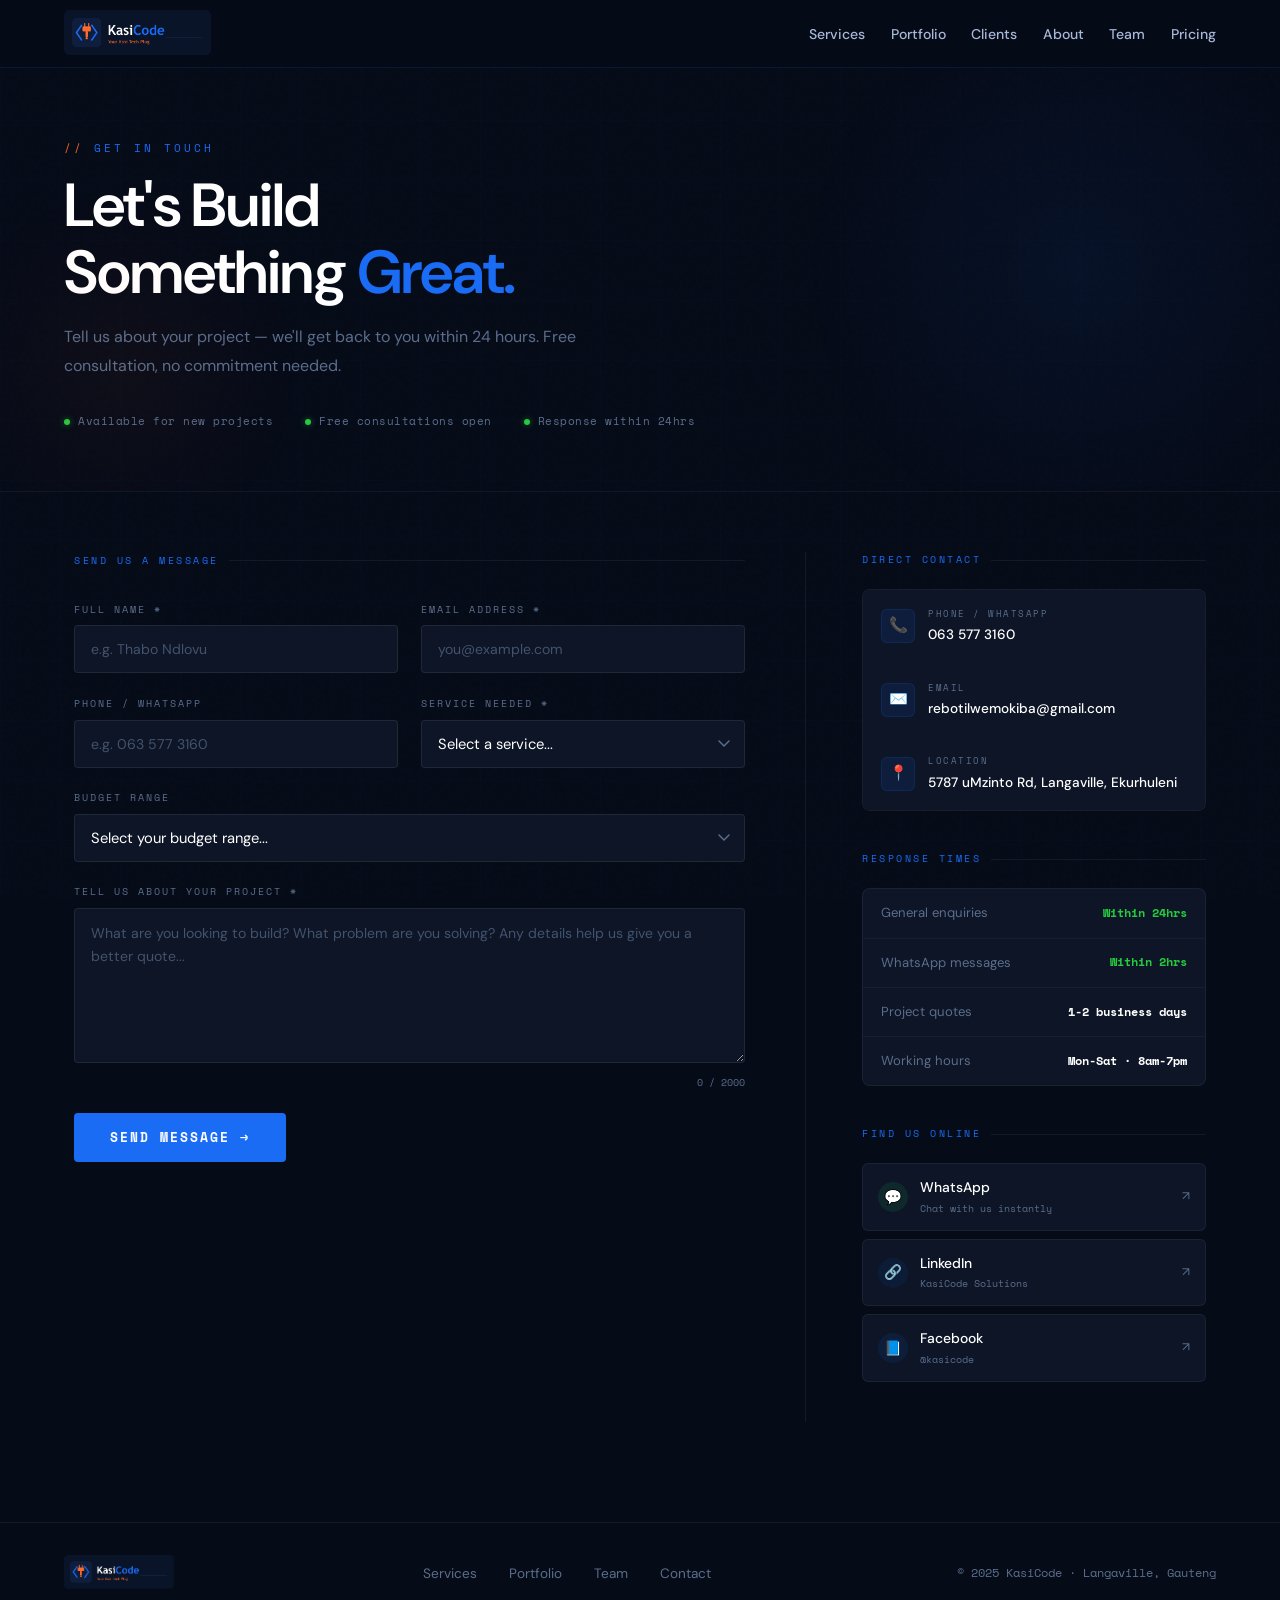
<file: contact.html>
<!DOCTYPE html>
<html lang="en">

<head>
  <meta charset="utf-8">
  <meta name="viewport" content="width=device-width, initial-scale=1">
  <title>Contact — KasiCode</title>
  <link rel="preconnect" href="https://fonts.googleapis.com">
  <link rel="preconnect" href="https://fonts.gstatic.com" crossorigin>
  <link
    href="https://fonts.googleapis.com/css2?family=Space+Mono:wght@400;700&family=DM+Sans:wght@300;400;500;600&display=swap"
    rel="stylesheet">
  <style>
    *,
    *::before,
    *::after {
      box-sizing: border-box;
      margin: 0;
      padding: 0;
    }

    :root {
      --navy: #060B18;
      --navy-2: #0D1526;
      --navy-3: #12203A;
      --navy-4: #1A2E50;
      --blue: #1A6CF5;
      --blue-light: #3D87FF;
      --orange: #FF6B2B;
      --white: #FFFFFF;
      --gray-2: #A8B8D8;
      --gray-3: #5A6E8C;
      --mono: 'Space Mono', monospace;
      --sans: 'DM Sans', sans-serif;
      --radius: 4px;
      --green: #27C93F;
    }

    html {
      scroll-behavior: smooth
    }

    body {
      background: var(--navy);
      color: var(--gray-2);
      font-family: var(--sans);
      font-size: 16px;
      line-height: 1.7;
      overflow-x: hidden;
      min-height: 100vh
    }

    body::before {
      content: '';
      position: fixed;
      inset: 0;
      background-image: url("data:image/svg+xml,%3Csvg viewBox='0 0 256 256' xmlns='http://www.w3.org/2000/svg'%3E%3Cfilter id='n'%3E%3CfeTurbulence type='fractalNoise' baseFrequency='0.9' numOctaves='4' stitchTiles='stitch'/%3E%3C/filter%3E%3Crect width='100%25' height='100%25' filter='url(%23n)' opacity='0.03'/%3E%3C/svg%3E");
      pointer-events: none;
      z-index: 0;
      opacity: .4
    }

    h1,
    h2,
    h3,
    h4 {
      font-family: var(--sans);
      color: var(--white);
      line-height: 1.2
    }

    /* NAV */
    nav {
      position: fixed;
      top: 0;
      left: 0;
      right: 0;
      z-index: 100;
      display: flex;
      align-items: center;
      justify-content: space-between;
      padding: 0 5%;
      height: 68px;
      background: rgba(6, 11, 24, .95);
      backdrop-filter: blur(20px);
      border-bottom: 1px solid rgba(26, 108, 245, .15)
    }

    .nav-logo {
      display: flex;
      align-items: center;
      line-height: 0;
      text-decoration: none;
    }

    .nav-logo img {
      max-height: 48px;
      width: auto;
      display: block;
    }

    .nav-links {
      display: flex;
      align-items: center;
      gap: 1.6rem;
      list-style: none
    }

    .nav-links a {
      color: var(--gray-2);
      text-decoration: none;
      font-size: .88rem;
      font-weight: 500;
      transition: color .2s
    }

    .nav-links a:hover {
      color: var(--white)
    }

    .btn-nav {
      background: var(--blue);
      border: 1px solid var(--blue);
      color: var(--white);
      padding: 8px 20px;
      font-family: var(--mono);
      font-size: .8rem;
      cursor: pointer;
      transition: all .2s;
      text-decoration: none;
      letter-spacing: .5px;
      border-radius: var(--radius)
    }

    .btn-nav:hover {
      background: var(--blue-light)
    }

    /* Hamburger Menu */
    .hamburger {
      display: none;
      flex-direction: column;
      justify-content: center;
      align-items: center;
      gap: 5px;
      cursor: pointer;
      background: none;
      border: none;
      padding: 8px;
      width: 44px;
      height: 44px;
      z-index: 101;
    }

    .hamburger span {
      display: block;
      width: 24px;
      height: 2px;
      background: var(--gray-2);
      transition: all 0.3s ease;
      border-radius: 2px;
    }

    .hamburger.open span:nth-child(1) {
      transform: translateY(7px) rotate(45deg);
    }

    .hamburger.open span:nth-child(2) {
      opacity: 0;
      transform: translateX(-10px);
    }

    .hamburger.open span:nth-child(3) {
      transform: translateY(-7px) rotate(-45deg);
    }

    /* Mobile Navigation */
    .mobile-nav {
      display: none;
      position: fixed;
      top: 68px;
      left: 0;
      right: 0;
      background: rgba(6, 11, 24, .98);
      backdrop-filter: blur(20px);
      border-bottom: 1px solid rgba(26, 108, 245, .15);
      z-index: 99;
      padding: 1.5rem 5%;
      flex-direction: column;
      gap: 0.5rem;
    }

    .mobile-nav.open {
      display: flex;
    }

    .mobile-nav a {
      color: var(--gray-2);
      text-decoration: none;
      font-size: 1rem;
      font-weight: 500;
      padding: 0.8rem 0;
      border-bottom: 1px solid rgba(255, 255, 255, 0.05);
      transition: color 0.2s;
    }

    .mobile-nav a:hover {
      color: var(--white);
    }

    .mobile-nav a:last-child {
      border-bottom: none;
    }

    .mobile-nav .btn-nav-mobile {
      display: inline-block;
      margin-top: 1rem;
      background: var(--blue);
      color: var(--white);
      padding: 12px 24px;
      font-family: var(--mono);
      font-size: 0.8rem;
      border-radius: var(--radius);
      text-decoration: none;
      text-align: center;
      letter-spacing: 0.5px;
      border: none;
      cursor: pointer;
    }

    .mobile-nav .btn-nav-mobile:hover {
      background: var(--blue-light);
    }

    /* BG */
    .grid-lines {
      position: fixed;
      inset: 0;
      background-image: linear-gradient(rgba(26, 108, 245, .025) 1px, transparent 1px), linear-gradient(90deg, rgba(26, 108, 245, .025) 1px, transparent 1px);
      background-size: 60px 60px;
      pointer-events: none;
      z-index: 0
    }

    /* PAGE */
    .page {
      padding-top: 68px;
      min-height: 100vh;
      position: relative;
      z-index: 1
    }

    /* HERO */
    .contact-hero {
      padding: 70px 5% 60px;
      position: relative;
      border-bottom: 1px solid rgba(255, 255, 255, .05);
      overflow: hidden
    }

    .contact-hero::before {
      content: '';
      position: absolute;
      top: -100px;
      right: -100px;
      width: 600px;
      height: 600px;
      background: radial-gradient(circle, rgba(26, 108, 245, .07) 0%, transparent 65%);
      pointer-events: none
    }

    .contact-hero::after {
      content: '';
      position: absolute;
      bottom: -80px;
      left: -80px;
      width: 400px;
      height: 400px;
      background: radial-gradient(circle, rgba(255, 107, 43, .04) 0%, transparent 65%);
      pointer-events: none
    }

    .hero-eyebrow {
      font-family: var(--mono);
      font-size: .7rem;
      color: var(--blue);
      letter-spacing: 3px;
      text-transform: uppercase;
      margin-bottom: 1rem;
      display: flex;
      align-items: center;
      gap: 10px
    }

    .hero-eyebrow::before {
      content: '//';
      color: var(--orange)
    }

    .contact-hero h1 {
      font-size: clamp(2.2rem, 5vw, 3.8rem);
      font-weight: 600;
      letter-spacing: -1px;
      line-height: 1.1;
      margin-bottom: 1rem;
      position: relative
    }

    .contact-hero h1 em {
      font-style: normal;
      color: var(--blue)
    }

    .contact-hero p {
      font-size: 1rem;
      color: var(--gray-3);
      max-width: 520px;
      line-height: 1.8;
      position: relative
    }

    .hero-meta {
      display: flex;
      gap: 2rem;
      margin-top: 2rem;
      flex-wrap: wrap;
      position: relative
    }

    .hero-meta-item {
      display: flex;
      align-items: center;
      gap: 8px;
      font-family: var(--mono);
      font-size: .68rem;
      color: var(--gray-3);
      letter-spacing: .5px
    }

    .hero-meta-dot {
      width: 6px;
      height: 6px;
      border-radius: 50%;
      background: var(--green);
      box-shadow: 0 0 6px rgba(39, 201, 63, .5);
      flex-shrink: 0
    }

    /* MAIN */
    .contact-main {
      display: grid;
      grid-template-columns: 1fr 400px;
      gap: 0;
      max-width: 1260px;
      margin: 0 auto;
      padding: 60px 5% 100px
    }

    /* FORM SIDE */
    .form-side {
      padding-right: 60px;
      border-right: 1px solid rgba(255, 255, 255, .06)
    }

    .form-section-title {
      font-family: var(--mono);
      font-size: .65rem;
      color: var(--blue);
      letter-spacing: 2.5px;
      text-transform: uppercase;
      margin-bottom: 2rem;
      display: flex;
      align-items: center;
      gap: 10px
    }

    .form-section-title::after {
      content: '';
      flex: 1;
      height: 1px;
      background: rgba(255, 255, 255, .06)
    }

    .contact-form {
      display: flex;
      flex-direction: column;
      gap: 1.4rem
    }

    .form-row {
      display: grid;
      grid-template-columns: 1fr 1fr;
      gap: 1.4rem
    }

    .field {
      display: flex;
      flex-direction: column;
      gap: 7px
    }

    .field label {
      font-family: var(--mono);
      font-size: .62rem;
      color: var(--gray-3);
      letter-spacing: 2px;
      text-transform: uppercase
    }

    .field input,
    .field select,
    .field textarea {
      background: var(--navy-2);
      border: 1px solid rgba(255, 255, 255, .08);
      color: var(--white);
      font-family: var(--sans);
      font-size: .92rem;
      padding: 13px 16px;
      border-radius: var(--radius);
      transition: border-color .2s, box-shadow .2s, background .2s;
      outline: none;
      width: 100%;
      -webkit-appearance: none;
      appearance: none
    }

    .field select {
      cursor: pointer;
      background-image: url("data:image/svg+xml,%3Csvg xmlns='http://www.w3.org/2000/svg' width='12' height='8' viewBox='0 0 12 8'%3E%3Cpath d='M1 1l5 5 5-5' stroke='%235A6E8C' stroke-width='1.5' fill='none' stroke-linecap='round'/%3E%3C/svg%3E");
      background-repeat: no-repeat;
      background-position: right 14px center;
      padding-right: 38px
    }

    .field textarea {
      resize: vertical;
      min-height: 155px;
      line-height: 1.65
    }

    .field input::placeholder,
    .field textarea::placeholder {
      color: rgba(90, 110, 140, .7);
      font-size: .88rem
    }

    .field input:focus,
    .field select:focus,
    .field textarea:focus {
      border-color: rgba(26, 108, 245, .5);
      box-shadow: 0 0 0 3px rgba(26, 108, 245, .08);
      background: rgba(13, 21, 38, .9)
    }

    .field input.err,
    .field select.err,
    .field textarea.err {
      border-color: rgba(226, 75, 74, .5)
    }

    .field-hint {
      font-size: .7rem;
      color: rgba(226, 75, 74, .85);
      display: none;
      font-family: var(--mono);
      letter-spacing: .3px
    }

    .field input.err~.field-hint,
    .field select.err~.field-hint,
    .field textarea.err~.field-hint {
      display: block
    }

    .char-count {
      font-family: var(--mono);
      font-size: .6rem;
      color: var(--gray-3);
      text-align: right;
      margin-top: 4px
    }

    /* SUBMIT */
    .btn-submit {
      background: var(--blue);
      color: var(--white);
      border: none;
      padding: 15px 36px;
      font-family: var(--mono);
      font-size: .8rem;
      font-weight: 700;
      letter-spacing: 2px;
      text-transform: uppercase;
      cursor: pointer;
      border-radius: var(--radius);
      transition: all .25s;
      display: inline-flex;
      align-items: center;
      gap: 10px;
      align-self: flex-start
    }

    .btn-submit:hover:not(:disabled) {
      background: var(--blue-light);
      transform: translateY(-2px);
      box-shadow: 0 12px 30px rgba(26, 108, 245, .35)
    }

    .btn-submit:disabled {
      opacity: .6;
      cursor: not-allowed;
      transform: none;
      box-shadow: none
    }

    .spinner {
      width: 15px;
      height: 15px;
      border: 2px solid rgba(255, 255, 255, .3);
      border-top-color: white;
      border-radius: 50%;
      animation: spin .7s linear infinite;
      display: none;
      flex-shrink: 0
    }

    .btn-submit.loading .spinner {
      display: block
    }

    @keyframes spin {
      to {
        transform: rotate(360deg)
      }
    }

    /* BANNERS */
    .success-banner {
      display: none;
      background: rgba(39, 201, 63, .06);
      border: 1px solid rgba(39, 201, 63, .2);
      border-radius: 8px;
      padding: 22px 24px;
      margin-bottom: 1.5rem
    }

    .success-banner.show {
      display: flex;
      align-items: flex-start;
      gap: 14px
    }

    .success-icon {
      width: 24px;
      height: 24px;
      border-radius: 50%;
      background: rgba(39, 201, 63, .15);
      display: flex;
      align-items: center;
      justify-content: center;
      flex-shrink: 0;
      font-size: .8rem;
      color: var(--green);
      font-weight: 700;
      margin-top: 1px
    }

    .success-title {
      font-weight: 600;
      color: var(--white);
      font-size: .95rem;
      margin-bottom: 4px
    }

    .success-sub {
      font-size: .82rem;
      color: var(--gray-3)
    }

    .error-banner {
      display: none;
      background: rgba(226, 75, 74, .06);
      border: 1px solid rgba(226, 75, 74, .2);
      border-radius: 8px;
      padding: 14px 18px;
      font-size: .83rem;
      color: rgba(226, 75, 74, .9);
      margin-bottom: 1rem
    }

    .error-banner.show {
      display: block
    }

    /* INFO SIDE */
    .info-side {
      padding-left: 56px
    }

    .info-block {
      margin-bottom: 2.5rem
    }

    .info-label {
      font-family: var(--mono);
      font-size: .62rem;
      color: var(--blue);
      letter-spacing: 2.5px;
      text-transform: uppercase;
      margin-bottom: 1.25rem;
      display: flex;
      align-items: center;
      gap: 10px
    }

    .info-label::after {
      content: '';
      flex: 1;
      height: 1px;
      background: rgba(255, 255, 255, .06)
    }

    /* Contact cards */
    .contact-cards {
      display: flex;
      flex-direction: column;
      gap: 1px;
      background: rgba(255, 255, 255, .04);
      border: 1px solid rgba(255, 255, 255, .04);
      border-radius: 8px;
      overflow: hidden
    }

    .contact-card {
      background: var(--navy-2);
      padding: 16px 18px;
      display: flex;
      align-items: center;
      gap: 13px;
      transition: background .2s;
      text-decoration: none;
      position: relative
    }

    .contact-card:hover {
      background: var(--navy-3)
    }

    .contact-card:hover .cc-bar {
      width: 100%
    }

    .cc-bar {
      position: absolute;
      top: 0;
      left: 0;
      height: 2px;
      width: 0;
      background: var(--blue);
      transition: width .3s ease
    }

    .cc-icon {
      width: 34px;
      height: 34px;
      border-radius: 6px;
      background: rgba(26, 108, 245, .1);
      border: 1px solid rgba(26, 108, 245, .15);
      display: flex;
      align-items: center;
      justify-content: center;
      flex-shrink: 0;
      font-size: .95rem
    }

    .cc-type {
      font-family: var(--mono);
      font-size: .58rem;
      color: var(--gray-3);
      letter-spacing: 1.5px;
      text-transform: uppercase;
      margin-bottom: 2px
    }

    .cc-value {
      font-size: .85rem;
      font-weight: 500;
      color: var(--white)
    }

    /* Response times */
    .response-box {
      background: var(--navy-2);
      border: 1px solid rgba(255, 255, 255, .06);
      border-radius: 8px;
      overflow: hidden
    }

    .response-item {
      display: flex;
      align-items: center;
      justify-content: space-between;
      padding: 13px 18px;
      border-bottom: 1px solid rgba(255, 255, 255, .04)
    }

    .response-item:last-child {
      border-bottom: none
    }

    .response-label {
      font-size: .82rem;
      color: var(--gray-3)
    }

    .response-val {
      font-family: var(--mono);
      font-size: .75rem;
      color: var(--white);
      font-weight: 700
    }

    .response-val.green {
      color: var(--green)
    }

    /* Social */
    .social-links {
      display: flex;
      flex-direction: column;
      gap: 8px
    }

    .social-link {
      display: flex;
      align-items: center;
      gap: 12px;
      padding: 12px 15px;
      background: var(--navy-2);
      border: 1px solid rgba(255, 255, 255, .06);
      border-radius: 6px;
      text-decoration: none;
      transition: border-color .2s, background .2s
    }

    .social-link:hover {
      border-color: rgba(26, 108, 245, .3);
      background: var(--navy-3)
    }

    .social-icon {
      width: 30px;
      height: 30px;
      border-radius: 50%;
      display: flex;
      align-items: center;
      justify-content: center;
      font-size: .9rem;
      flex-shrink: 0
    }

    .social-icon.wa {
      background: rgba(37, 211, 102, .1)
    }

    .social-icon.li {
      background: rgba(10, 102, 194, .1)
    }

    .social-icon.fb {
      background: rgba(24, 119, 242, .1)
    }

    .social-name {
      font-size: .87rem;
      color: var(--white);
      font-weight: 500
    }

    .social-handle {
      font-family: var(--mono);
      font-size: .62rem;
      color: var(--gray-3);
      margin-top: 1px
    }

    .social-arrow {
      margin-left: auto;
      color: var(--gray-3);
      font-size: .78rem
    }

    /* FOOTER */
    footer {
      padding: 32px 5%;
      border-top: 1px solid rgba(255, 255, 255, .06);
      display: flex;
      align-items: center;
      justify-content: space-between;
      flex-wrap: wrap;
      gap: 1rem;
      position: relative;
      z-index: 1
    }

    .footer-logo {
      display: flex;
      align-items: center;
      text-decoration: none;
    }

    .footer-logo img {
      max-height: 36px;
      width: auto;
    }

    .footer-links {
      display: flex;
      gap: 2rem;
      list-style: none
    }

    .footer-links a {
      font-size: .85rem;
      color: var(--gray-3);
      text-decoration: none;
      transition: color .2s
    }

    .footer-links a:hover {
      color: var(--white)
    }

    .footer-copy {
      font-family: var(--mono);
      font-size: .72rem;
      color: var(--gray-3)
    }

    /* ANIMATIONS */
    @keyframes fadeUp {
      from {
        opacity: 0;
        transform: translateY(22px)
      }

      to {
        opacity: 1;
        transform: translateY(0)
      }
    }

    .fade-up {
      animation: fadeUp .55s ease forwards;
      opacity: 0
    }

    .d1 {
      animation-delay: .07s
    }

    .d2 {
      animation-delay: .15s
    }

    .d3 {
      animation-delay: .23s
    }

    /* RESPONSIVE */
    @media(max-width:1000px) {
      .contact-main {
        grid-template-columns: 1fr;
        gap: 0
      }

      .form-side {
        padding-right: 0;
        border-right: none;
        border-bottom: 1px solid rgba(255, 255, 255, .06);
        padding-bottom: 60px;
        margin-bottom: 60px
      }

      .info-side {
        padding-left: 0
      }

      .form-row {
        grid-template-columns: 1fr
      }

      .nav-links {
        display: none !important;
      }

      .hamburger {
        display: flex !important;
      }
    }

    @media(max-width:600px) {
      .contact-hero {
        padding: 50px 5% 40px
      }

      .hero-meta {
        gap: 1rem;
        flex-direction: column
      }

      footer {
        flex-direction: column;
        align-items: flex-start
      }

      .footer-links {
        flex-wrap: wrap;
        gap: 1rem
      }
    }
  </style>
</head>

<body>

  <div class="grid-lines"></div>

  <nav>
    <a href="index.html" class="nav-logo">
      <img src="images/logo1.png" alt="KasiCode Logo" style="height: 48px; width: auto; display: block;">
    </a>
    <ul class="nav-links">
      <li><a href="index.html#services">Services</a></li>
      <li><a href="index.html#portfolio">Portfolio</a></li>
      <li><a href="index.html#clients">Clients</a></li>
      <li><a href="index.html#about">About</a></li>
      <li><a href="index.html#team">Team</a></li>
      <li><a href="index.html#pricing">Pricing</a></li>
    </ul>
    <button class="hamburger" id="hamburger" aria-label="Menu" aria-expanded="false">
      <span></span>
      <span></span>
      <span></span>
    </button>
  </nav>

  <!-- Mobile Navigation Menu -->
  <div class="mobile-nav" id="mobile-nav">
    <a href="index.html#services">Services</a>
    <a href="index.html#portfolio">Portfolio</a>
    <a href="index.html#clients">Clients</a>
    <a href="index.html#about">About</a>
    <a href="index.html#team">Team</a>
    <a href="index.html#pricing">Pricing</a>
    <a href="contact.html" class="btn-nav-mobile">Contact Us</a>
  </div>

  <div class="page">

    <div class="contact-hero">
      <div class="hero-eyebrow">Get In Touch</div>
      <h1 class="fade-up">Let's Build<br>Something <em>Great.</em></h1>
      <p class="fade-up d1">Tell us about your project — we'll get back to you within 24 hours. Free consultation, no
        commitment needed.</p>
      <div class="hero-meta fade-up d2">
        <div class="hero-meta-item">
          <div class="hero-meta-dot"></div>Available for new projects
        </div>
        <div class="hero-meta-item">
          <div class="hero-meta-dot"></div>Free consultations open
        </div>
        <div class="hero-meta-item">
          <div class="hero-meta-dot"></div>Response within 24hrs
        </div>
      </div>
    </div>

    <div class="contact-main">

      <!-- FORM -->
      <div class="form-side fade-up d1">
        <div class="form-section-title">Send Us a Message</div>

        <div class="success-banner" id="success-banner">
          <div class="success-icon">✓</div>
          <div>
            <div class="success-title">Message sent — we'll be in touch soon!</div>
            <div class="success-sub">We've received your enquiry and will respond within 24 hours. WhatsApp us on 063
              577 3160 if it's urgent.</div>
          </div>
        </div>

        <div class="error-banner" id="error-banner">
          Something went wrong. Please try again or email us directly at <strong>rebotilwemokiba@gmail.com</strong>
        </div>

        <form id="contact-form" class="contact-form" action="https://formspree.io/f/mblzraro" method="POST" novalidate>
          <input type="text" name="_gotcha" style="display:none" tabindex="-1" autocomplete="off">
          <input type="hidden" name="_subject" value="New Enquiry from KasiCode Website">

          <div class="form-row">
            <div class="field">
              <label for="name">Full Name *</label>
              <input type="text" id="name" name="name" placeholder="e.g. Thabo Ndlovu" autocomplete="name" required>
              <span class="field-hint">Please enter your name</span>
            </div>
            <div class="field">
              <label for="email">Email Address *</label>
              <input type="email" id="email" name="email" placeholder="you@example.com" autocomplete="email" required>
              <span class="field-hint">Please enter a valid email</span>
            </div>
          </div>

          <div class="form-row">
            <div class="field">
              <label for="phone">Phone / WhatsApp</label>
              <input type="tel" id="phone" name="phone" placeholder="e.g. 063 577 3160" autocomplete="tel">
            </div>
            <div class="field">
              <label for="service">Service Needed *</label>
              <select id="service" name="service" required>
                <option value="" disabled selected>Select a service...</option>
                <option>Website Development</option>
                <option>Mobile App Development</option>
                <option>CV &amp; Portfolio Design</option>
                <option>Business System / CRM</option>
                <option>E-Commerce Store</option>
                <option>Marketing &amp; Poster Design</option>
                <option>Website Maintenance</option>
                <option>Other / Not Sure Yet</option>
              </select>
              <span class="field-hint">Please select a service</span>
            </div>
          </div>

          <div class="field">
            <label for="budget">Budget Range</label>
            <select id="budget" name="budget">
              <option value="" disabled selected>Select your budget range...</option>
              <option>Under R1,000 (CV / Poster)</option>
              <option>R1,000 - R5,000</option>
              <option>R5,000 - R15,000</option>
              <option>R15,000 - R50,000</option>
              <option>R50,000+ (Enterprise)</option>
              <option>Not Sure Yet</option>
            </select>
          </div>

          <div class="field">
            <label for="message">Tell Us About Your Project *</label>
            <textarea id="message" name="message" maxlength="2000"
              placeholder="What are you looking to build? What problem are you solving? Any details help us give you a better quote..."
              required
              oninput="document.getElementById('char-count').textContent=this.value.length+' / 2000'"></textarea>
            <span class="field-hint">Please describe your project</span>
            <span class="char-count" id="char-count">0 / 2000</span>
          </div>

          <button type="submit" class="btn-submit" id="submit-btn">
            <div class="spinner"></div>
            <span>Send Message &rarr;</span>
          </button>
        </form>
      </div>

      <!-- INFO -->
      <div class="info-side fade-up d2">

        <div class="info-block">
          <div class="info-label">Direct Contact</div>
          <div class="contact-cards">
            <a href="tel:0635773160" class="contact-card">
              <div class="cc-bar"></div>
              <div class="cc-icon">📞</div>
              <div>
                <div class="cc-type">Phone / WhatsApp</div>
                <div class="cc-value">063 577 3160</div>
              </div>
            </a>
            <a href="mailto:rebotilwemokiba@gmail.com" class="contact-card">
              <div class="cc-bar"></div>
              <div class="cc-icon">✉️</div>
              <div>
                <div class="cc-type">Email</div>
                <div class="cc-value">rebotilwemokiba@gmail.com</div>
              </div>
            </a>
            <div class="contact-card">
              <div class="cc-bar"></div>
              <div class="cc-icon">📍</div>
              <div>
                <div class="cc-type">Location</div>
                <div class="cc-value">5787 uMzinto Rd, Langaville, Ekurhuleni</div>
              </div>
            </div>
          </div>
        </div>

        <div class="info-block">
          <div class="info-label">Response Times</div>
          <div class="response-box">
            <div class="response-item"><span class="response-label">General enquiries</span><span
                class="response-val green">Within 24hrs</span></div>
            <div class="response-item"><span class="response-label">WhatsApp messages</span><span
                class="response-val green">Within 2hrs</span></div>
            <div class="response-item"><span class="response-label">Project quotes</span><span class="response-val">1-2
                business days</span></div>
            <div class="response-item"><span class="response-label">Working hours</span><span
                class="response-val">Mon-Sat &middot; 8am-7pm</span></div>
          </div>
        </div>

        <div class="info-block">
          <div class="info-label">Find Us Online</div>
          <div class="social-links">
            <a href="https://wa.me/27635773160" target="_blank" rel="noopener" class="social-link">
              <div class="social-icon wa">💬</div>
              <div>
                <div class="social-name">WhatsApp</div>
                <div class="social-handle">Chat with us instantly</div>
              </div>
              <span class="social-arrow">↗</span>
            </a>
            <a href="https://www.linkedin.com/in/rebotilwe-mokiba" target="_blank" rel="noopener" class="social-link">
              <div class="social-icon li">🔗</div>
              <div>
                <div class="social-name">LinkedIn</div>
                <div class="social-handle">KasiCode Solutions</div>
              </div>
              <span class="social-arrow">↗</span>
            </a>
            <a href="https://www.facebook.com/rebotilwe.bobo.1/" target="_blank" rel="noopener" class="social-link">
              <div class="social-icon fb">📘</div>
              <div>
                <div class="social-name">Facebook</div>
                <div class="social-handle">@kasicode</div>
              </div>
              <span class="social-arrow">↗</span>
            </a>
          </div>
        </div>

      </div>
    </div>
  </div>

  <footer>
    <a href="index.html" class="footer-logo">
      <img src="images/logo1.png" alt="KasiCode Logo" style="height: 36px; width: auto;">
    </a>
    <ul class="footer-links">
      <li><a href="index.html#services">Services</a></li>
      <li><a href="index.html#portfolio">Portfolio</a></li>
      <li><a href="index.html#team">Team</a></li>
      <li><a href="contact.html">Contact</a></li>
    </ul>
    <div class="footer-copy">&copy; 2025 KasiCode &middot; Langaville, Gauteng</div>
  </footer>

  <script>
    (function () {
      // Hamburger Menu Toggle
      const hamburger = document.getElementById('hamburger');
      const mobileNav = document.getElementById('mobile-nav');

      function toggleMenu() {
        const isOpen = mobileNav.classList.toggle('open');
        hamburger.classList.toggle('open', isOpen);
        hamburger.setAttribute('aria-expanded', isOpen);
        document.body.style.overflow = isOpen ? 'hidden' : '';
      }

      function closeMenu() {
        mobileNav.classList.remove('open');
        hamburger.classList.remove('open');
        hamburger.setAttribute('aria-expanded', 'false');
        document.body.style.overflow = '';
      }

      hamburger.addEventListener('click', toggleMenu);

      // Close menu when clicking a link
      mobileNav.querySelectorAll('a').forEach(link => {
        link.addEventListener('click', closeMenu);
      });

      // Close menu when clicking outside
      document.addEventListener('click', function (e) {
        if (!hamburger.contains(e.target) && !mobileNav.contains(e.target) && mobileNav.classList.contains('open')) {
          closeMenu();
        }
      });

      // Close menu on window resize (if screen becomes desktop)
      window.addEventListener('resize', function () {
        if (window.innerWidth > 1000 && mobileNav.classList.contains('open')) {
          closeMenu();
        }
      });

      // Form validation and submission
      var form = document.getElementById('contact-form');
      var submitBtn = document.getElementById('submit-btn');
      var successEl = document.getElementById('success-banner');
      var errorEl = document.getElementById('error-banner');

      function isValidEmail(v) { return /^[^\s@]+@[^\s@]+\.[^\s@]+$/.test(v); }

      function validate(el) {
        var val = el.value.trim();
        var ok = true;
        if (el.hasAttribute('required') && !val) ok = false;
        if (el.type === 'email' && val && !isValidEmail(val)) ok = false;
        el.classList.toggle('err', !ok);
        return ok;
      }

      form.querySelectorAll('input,select,textarea').forEach(function (el) {
        el.addEventListener('blur', function () { validate(el); });
        el.addEventListener('input', function () { if (el.classList.contains('err')) validate(el); });
      });

      form.addEventListener('submit', async function (e) {
        e.preventDefault();
        var allOk = true;
        form.querySelectorAll('[required]').forEach(function (el) { if (!validate(el)) allOk = false; });
        if (!allOk) {
          var first = form.querySelector('.err');
          if (first) first.scrollIntoView({ behavior: 'smooth', block: 'center' });
          return;
        }
        submitBtn.disabled = true;
        submitBtn.classList.add('loading');
        errorEl.classList.remove('show');
        try {
          var res = await fetch(form.action, { method: 'POST', body: new FormData(form), headers: { 'Accept': 'application/json' } });
          if (res.ok) {
            form.style.display = 'none';
            successEl.classList.add('show');
            successEl.scrollIntoView({ behavior: 'smooth', block: 'center' });
          } else {
            var j = await res.json().catch(function () { return {}; });
            throw new Error(j.error || 'failed');
          }
        } catch (err) {
          errorEl.classList.add('show');
          errorEl.scrollIntoView({ behavior: 'smooth', block: 'center' });
        } finally {
          submitBtn.disabled = false;
          submitBtn.classList.remove('loading');
        }
      });
    })();
  </script>

</body>

</html>
</file>
